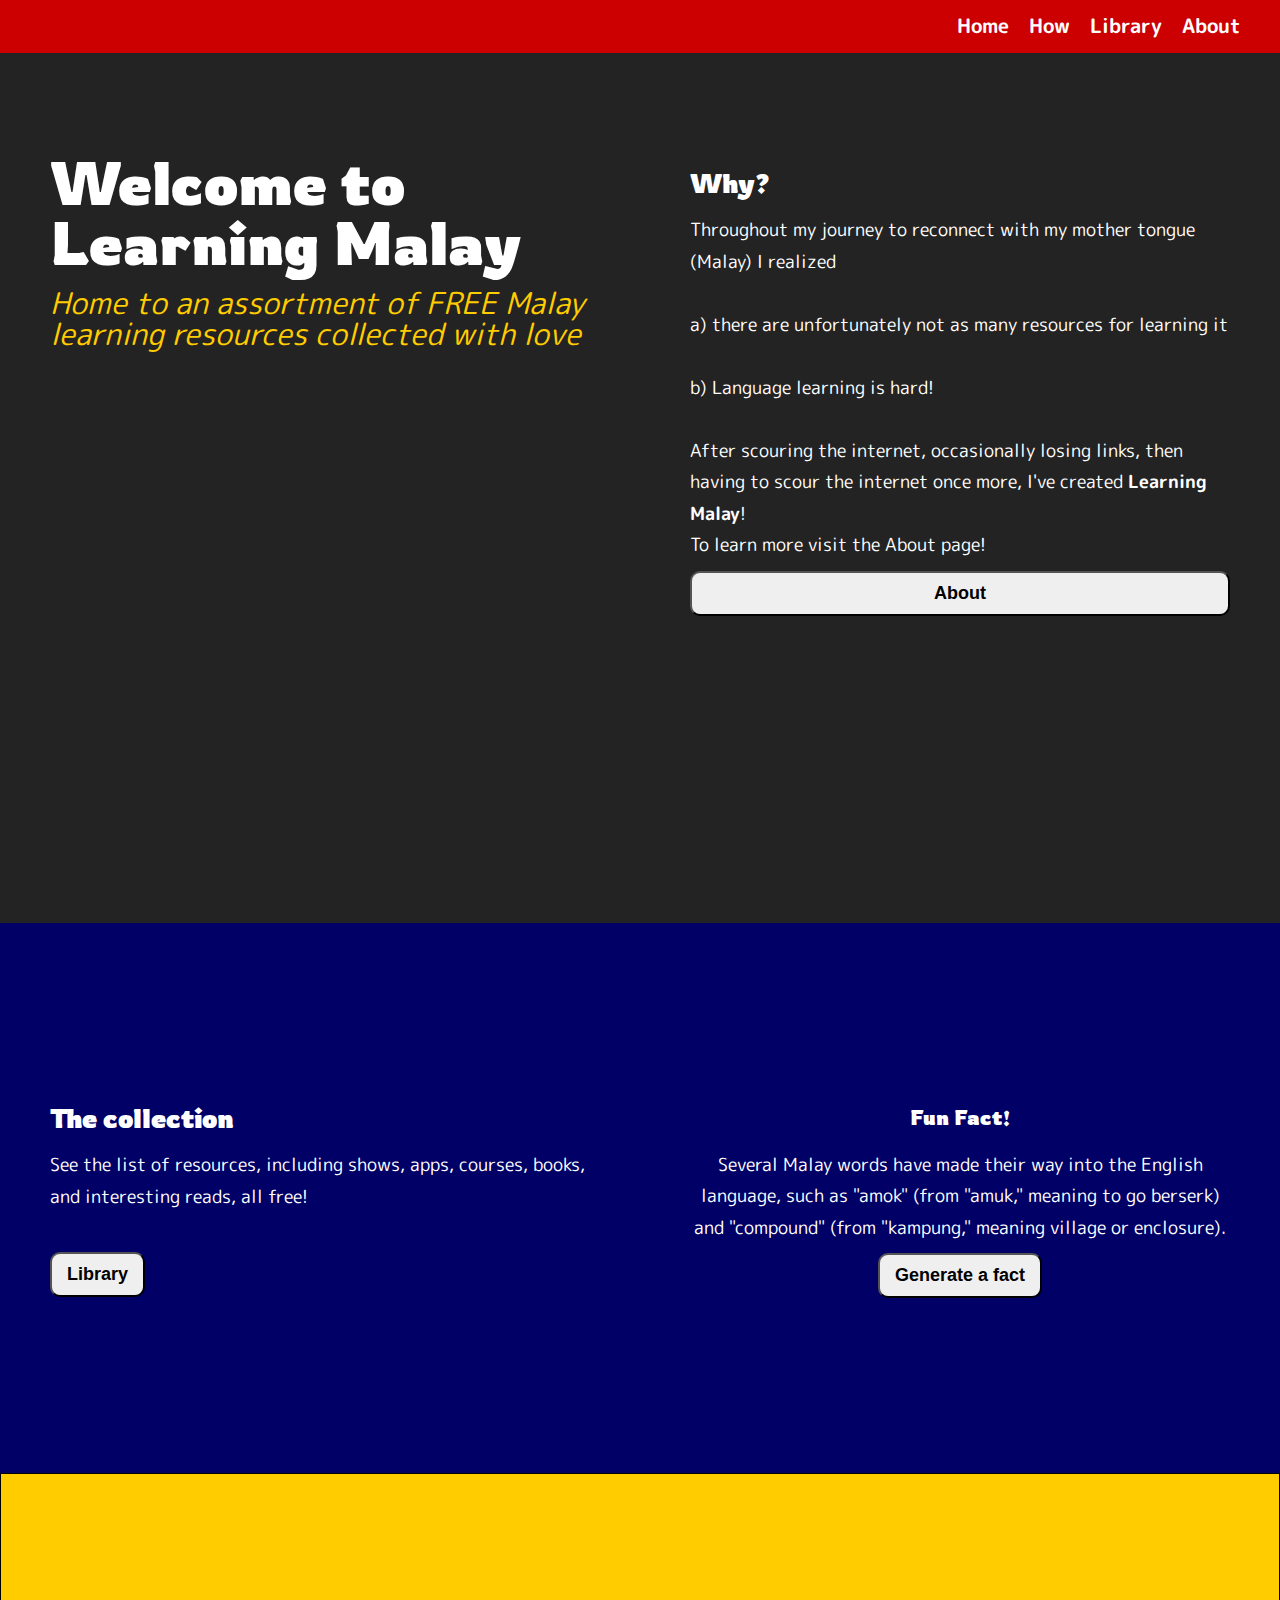
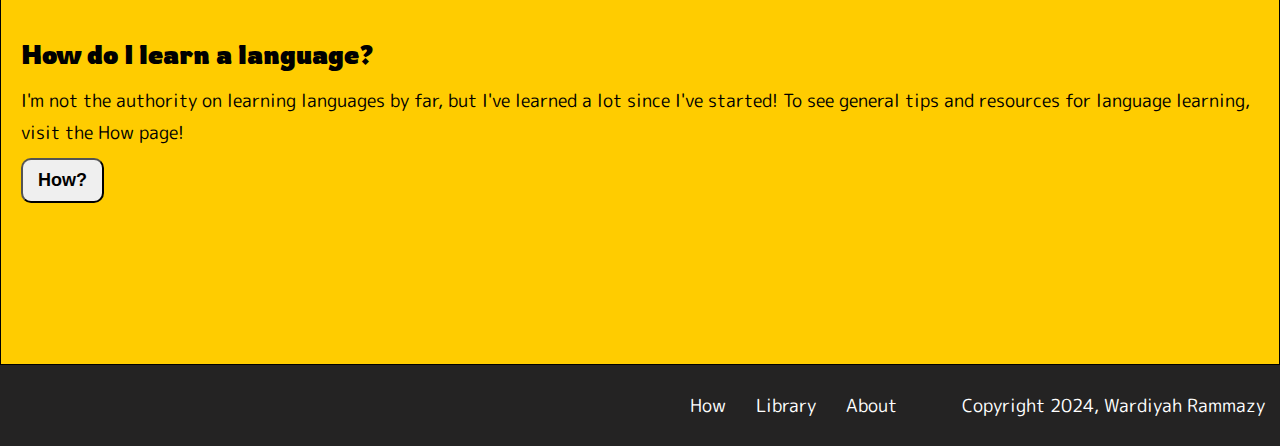
<file: index.html>
<!DOCTYPE html>
<html lang="en">
<head>
    <meta charset="UTF-8">
    <meta name="viewport" content="width=device-width, initial-scale=1.0">
    <link rel="stylesheet" href="./style.css">
    <link rel="shortcut icon" type="image/x-icon" href="malaysia.ico">
    <title>Learning Malay | Home</title>
</head>
<body>
    <header>
        <nav>
            <ul>
                <li><a href="./index.html">Home</a></li>
                <li><a href="./how.html">How</a></li>
                <li><a href="./library.html">Library</a></li>
                <li><a href="./about.html">About</a></li>
            </ul>
        </nav>
    </header>
    
    <main class="home-main">
        <div class="intro">
            <h1>Welcome to Learning Malay</h1>
            <p class="subheading">Home to an assortment of FREE Malay learning resources collected with love</p>
            
        </div>
        <div class="home-about">
            <h2>Why?</h2>
            <p>Throughout my journey to reconnect with my mother tongue (Malay) I realized</p>
            <br>
            <p>a) there are unfortunately not as many resources for learning it</p>
            <br>
            <p>b) Language learning is hard!</p>
            <br>
            <p>
            After scouring the internet, occasionally losing links, then having to scour the internet once more, I've created <strong>Learning Malay</strong>!</p>
            <p>To learn more visit the About page!</p>
            <a href="./about.html"><button>About</button></a>
        </div>
        <div class="home-library">
            <h2>The collection</h2>
            <p>See the list of resources, including shows, apps, courses, books, and interesting reads, all free!</p>
            <a href="./library.html"><button>Library</button></a>
            
        </div>
        <div class="random-fact">
            <h3>Fun Fact!</h3>
            <p class="random"></p>
            <button class="randomBtn">
                Generate a fact
            </button>
        </div>
        <div class="home-learn">
            <h2>How do I learn a language?</h2>
            <p>I'm not the authority on learning languages by far, but I've learned a lot since I've started! To see general tips and resources for language learning, visit the How page!</p>
            <a href="./how.html"><button>How?</button></a>
        
        </div>
        
    </main>
    <footer>
        <ul>
            <li><a href="./how.html">How</a></li>
            <li><a href="./library.html">Library</a></li>
            <li><a href="./about.html">About</a></li>
        </ul>
        <p>Copyright 2024, Wardiyah Rammazy</p>
    </footer>
    <script src="./facts.js"></script>
</body>
</html>
</file>
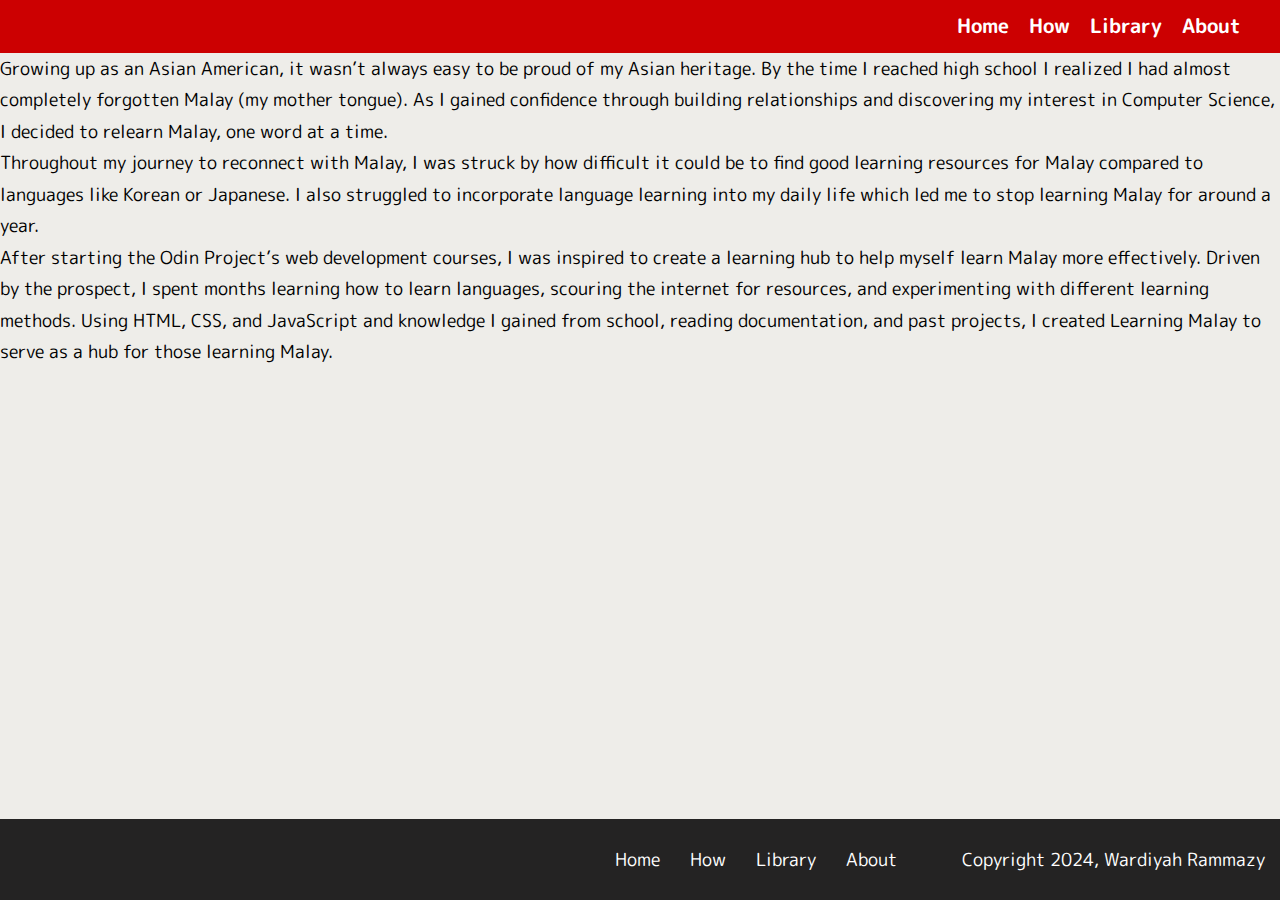
<file: about.html>
<!DOCTYPE html>
<html lang="en">
<head>
    <meta charset="UTF-8">
    <meta name="viewport" content="width=device-width, initial-scale=1.0">
    <link rel="stylesheet" href="./style.css">
    
    <link rel="shortcut icon" type="image/x-icon" href="malaysia.ico">
    <title>About</title>
</head>
<body>
    <header>
        <nav>
            <ul>
                <li><a href="./index.html">Home</a></li>
                <li><a href="./how.html">How</a></li>
                <li><a href="./library.html">Library</a></li>
                <li><a href="./about.html">About</a></li>
            </ul>
        </nav>
    </header>
    
    <main>
        <p>Growing up as an Asian American, it wasn’t always easy to be proud of my Asian heritage. By the time I reached high school I realized I had almost completely forgotten Malay (my mother tongue). As I gained confidence through building relationships and discovering my interest in Computer Science, I decided to relearn Malay, one word at a time.</p>
        <p>Throughout my journey to reconnect with Malay, I was struck by how difficult it could be to find good learning resources for Malay compared to languages like Korean or Japanese. I also struggled to incorporate language learning into my daily life which led me to stop learning Malay for around a year.</p>
        <p>After starting the Odin Project’s web development courses, I was inspired to create a learning hub to help myself learn Malay more effectively. Driven by the prospect, I spent months learning how to learn languages, scouring the internet for resources, and experimenting with different learning methods. Using HTML, CSS, and JavaScript and knowledge I gained from school, reading documentation, and past projects, I created Learning Malay to serve as a hub for those learning Malay.</p>
    </main>
    <footer>
        <ul>
            <li><a href="./index.html">Home</a></li>
            <li><a href="./how.html">How</a></li>
            <li><a href="./library.html">Library</a></li>
            <li><a href="./about.html">About</a></li>
        </ul>
        <p>Copyright 2024, Wardiyah Rammazy</p>
    </footer>
</body>
</html>
</file>
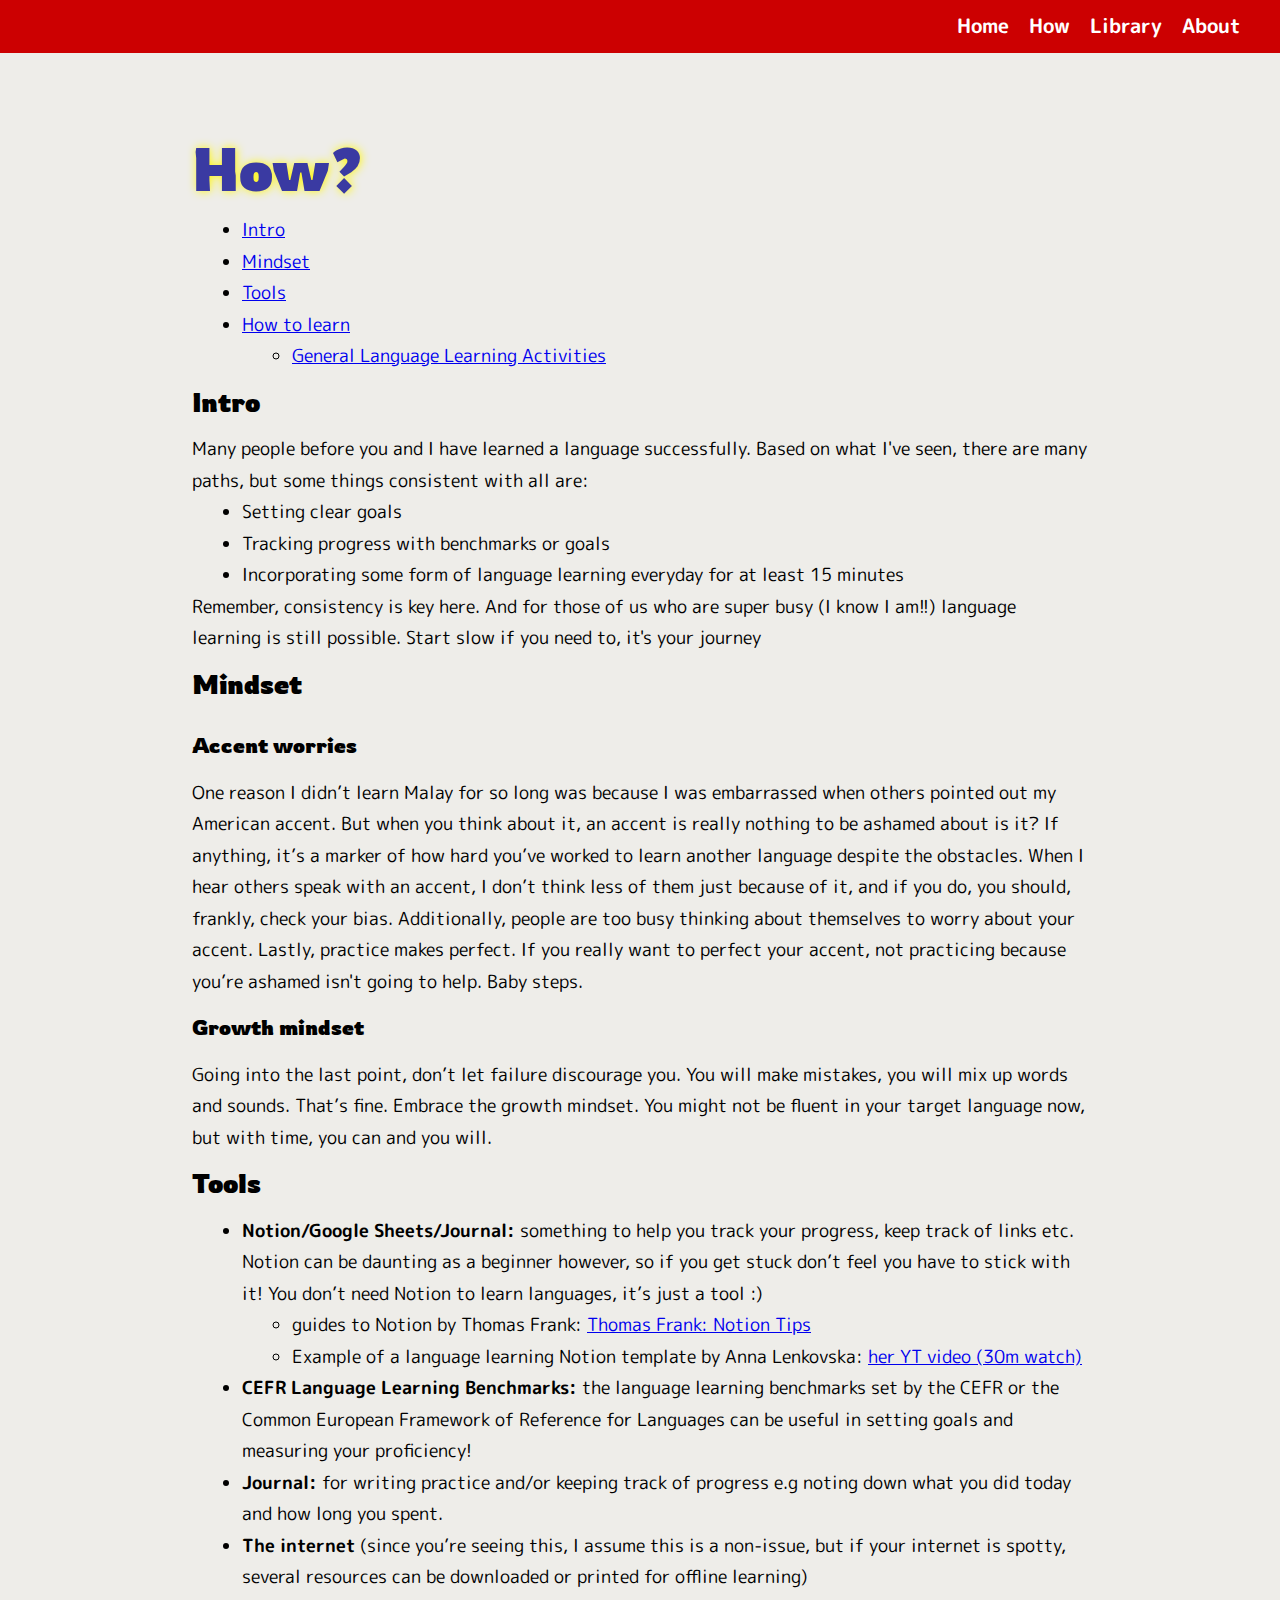
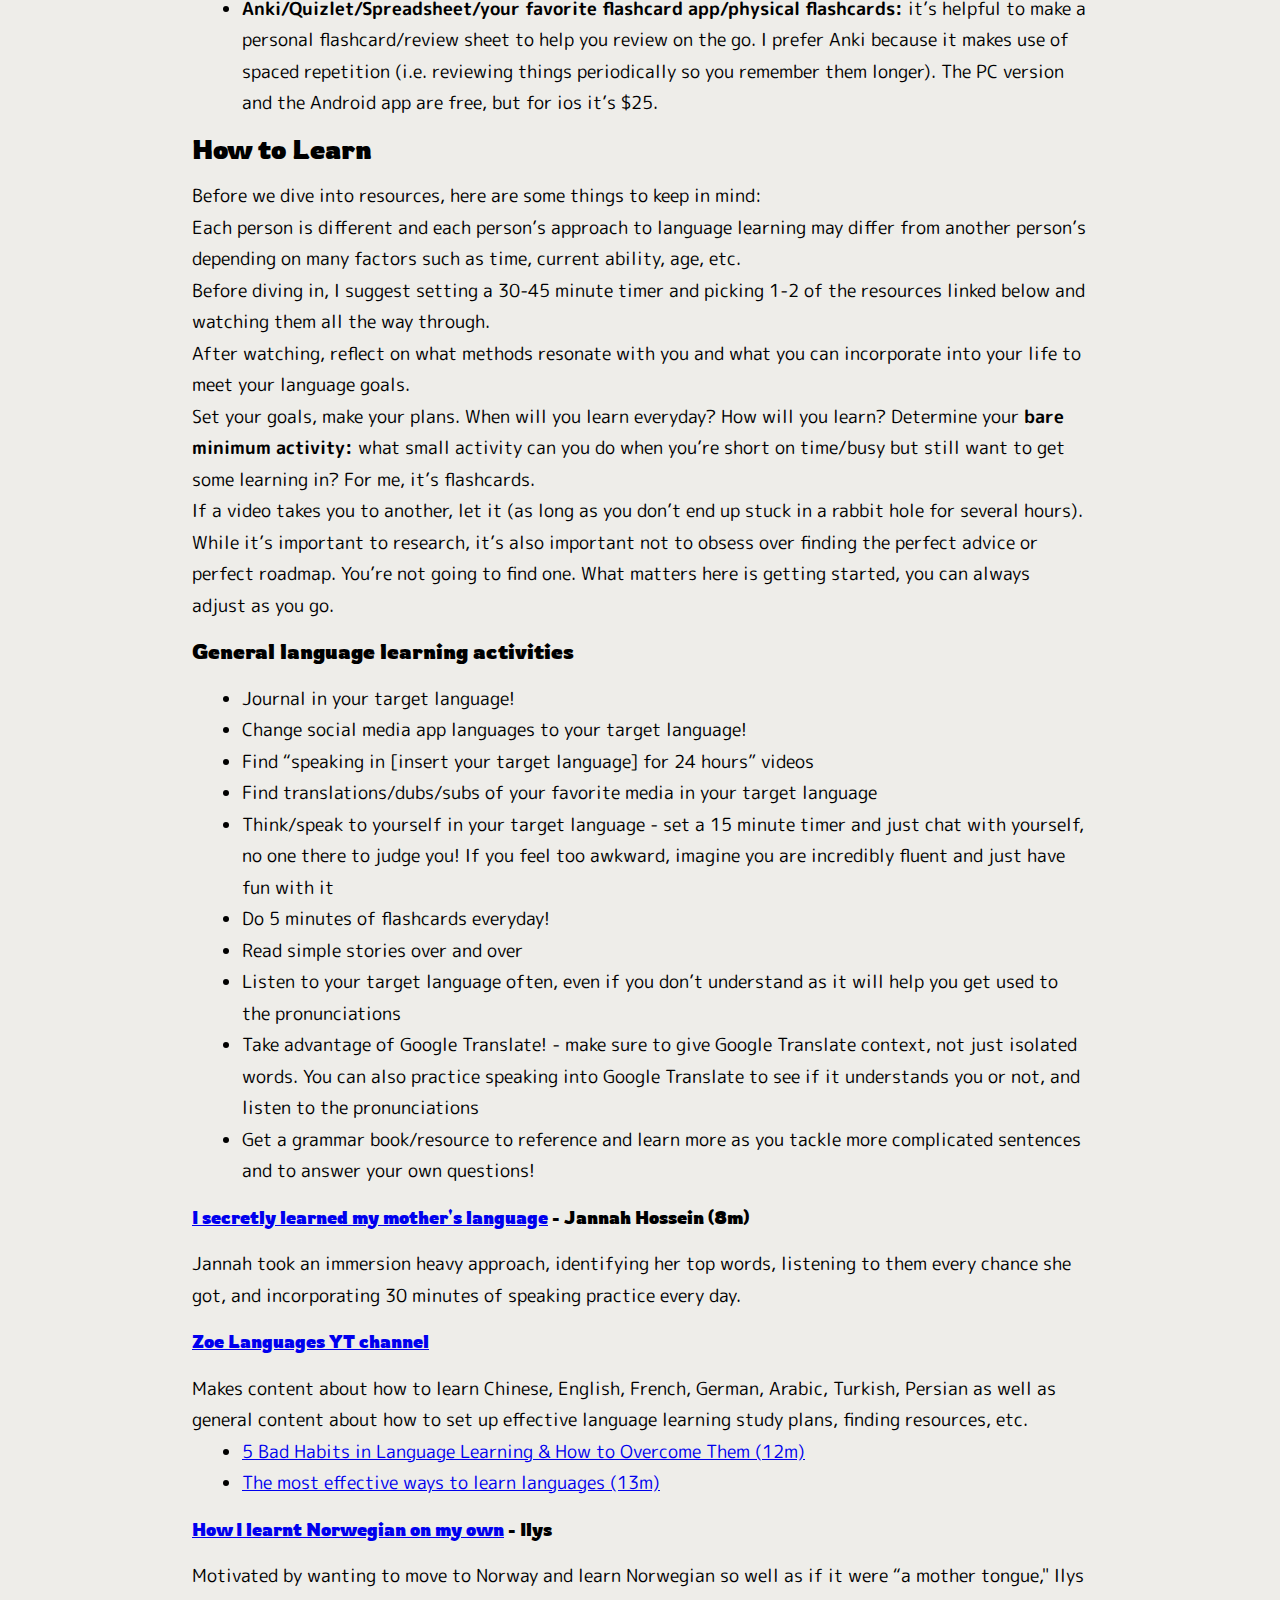
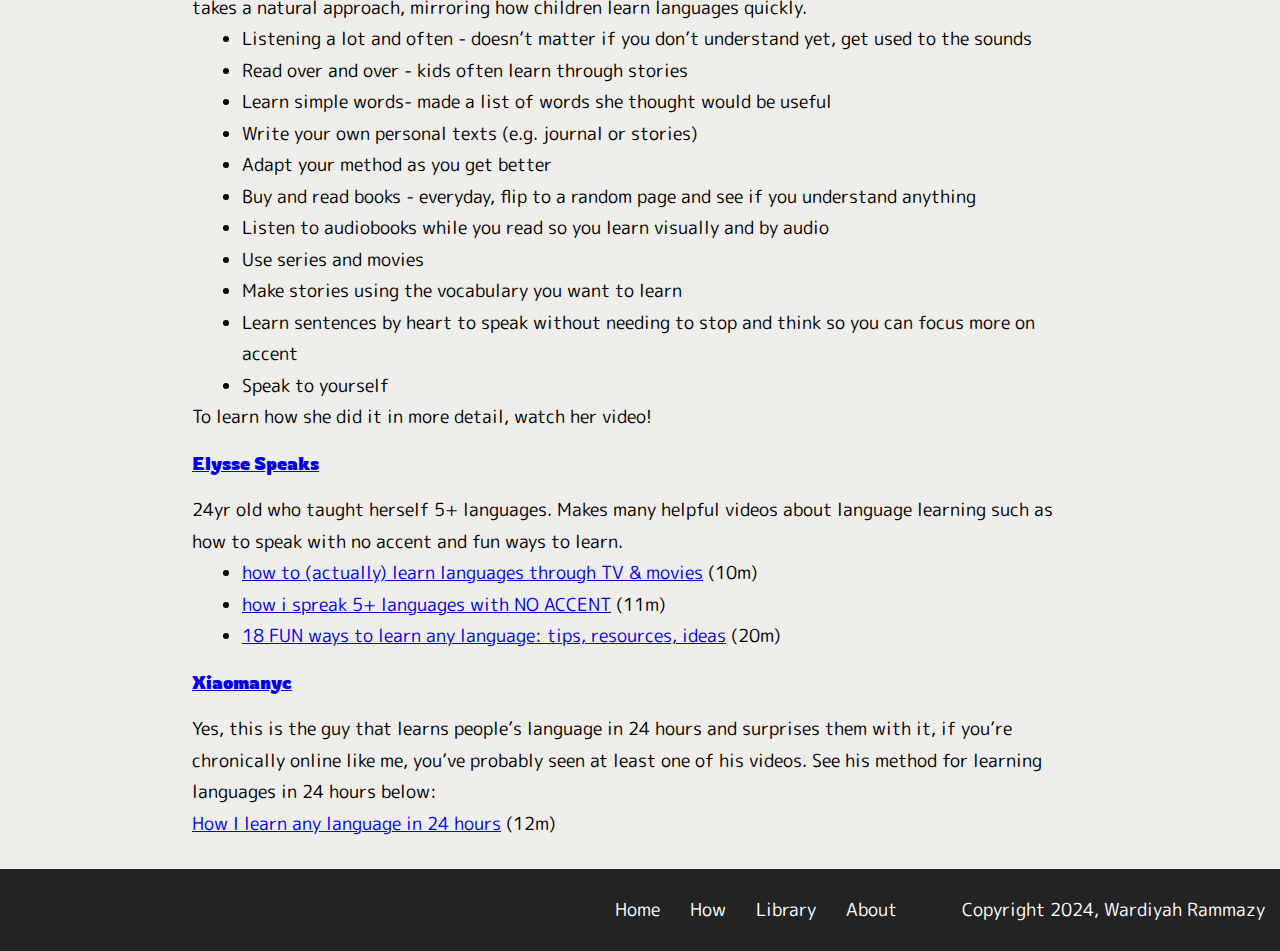
<file: how.html>
<!DOCTYPE html>
<html lang="en">
<head>
    <meta charset="UTF-8">
    <meta name="viewport" content="width=device-width, initial-scale=1.0">
    <link rel="stylesheet" href="./style.css">
    
    <link rel="shortcut icon" type="image/x-icon" href="malaysia.ico">
    <title>How?</title>
</head>
<body>
    <header>
        <nav>
            <ul>
                <li><a href="./index.html">Home</a></li>
                <li><a href="./how.html">How</a></li>
                <li><a href="./library.html">Library</a></li>
                <li><a href="./about.html">About</a></li>
            </ul>
        </nav>
    </header>
    
    <main class="how-main">
        <h1>How?</h1>
        <ul class="how-tbc">
            <li><a href="#intro-tbc">Intro</a></li>
            <li><a href="#mindset-tbc">Mindset</a></li>
            <li><a href="#tools-tbc">Tools</a></li>
            <li><a href="resources-tbc">How to learn</a></li>
            <ul>
                <li><a href="#general-activities">General Language Learning Activities</a></li>
            </ul>
        </ul>
        <h2 id="intro-tbc">Intro</h2>
        <p>Many people before you and I have learned a language successfully. Based on what I've seen, there are many paths, but some things consistent with all are:</p>
        <ul>
            <li>Setting clear goals</li>
            <li>Tracking progress with benchmarks or goals</li>
            <li>Incorporating some form of language learning everyday for at least 15 minutes</li>
        </ul>
        <p>Remember, consistency is key here. And for those of us who are super busy (I know I am!!) language learning is still possible. Start slow if you need to, it's your journey</p>
        <h2 id="mindset-tbc">Mindset</h2>
        <h3>Accent worries</h3>
        <p>One reason I didn’t learn Malay for so long was because I was embarrassed when others pointed out my American accent. But when you think about it, an accent is really nothing to be ashamed about is it? If anything, it’s a marker of how hard you’ve worked to learn another language despite the obstacles. When I hear others speak with an accent, I don’t think less of them just because of it, and if you do, you should, frankly, check your bias. Additionally, people are too busy thinking about themselves to worry about your accent. Lastly, practice makes perfect. If you really want to perfect your accent, not practicing because you’re ashamed isn't going to help. Baby steps.
        </p>
        <h3>Growth mindset</h3>
        <p>
            Going into the last point, don’t let failure discourage you. You will make mistakes, you will mix up words and sounds. That’s fine. Embrace the growth mindset. You might not be fluent in your target language now, but with time, you can and you will.

        </p>
        <h2 id="tools-tbc">Tools</h2>
        <ul>
            <li><strong>Notion/Google Sheets/Journal: </strong>something to help you track your progress, keep track of links etc. Notion can be daunting as a beginner however, so if you get stuck don’t feel you have to stick with it! You don’t need Notion to learn languages, it’s just a tool :)</li>
            <ul>
                <li>guides to Notion by Thomas Frank: <a href="https://thomasjfrank.com/notion/"> Thomas Frank: Notion Tips</a></li>
                <li>Example of a language learning Notion template by Anna Lenkovska: <a href="https://www.youtube.com/watch?v=D5PagP6svfg">her YT video (30m watch)</a></li>
            </ul>
            <li><strong>CEFR Language Learning Benchmarks: </strong> the language learning benchmarks set by the CEFR or the Common European Framework of Reference for Languages can be useful in setting goals and measuring your proficiency!</li>
            <li><strong>Journal: </strong> for writing practice and/or keeping track of progress e.g noting down what you did today and how long you spent.</li>
            <li><strong>The internet</strong> (since you’re seeing this, I assume this is a non-issue, but if your internet is spotty, several resources can be downloaded or printed for offline learning)
            </li>
            <li><strong>Anki/Quizlet/Spreadsheet/your favorite flashcard app/physical flashcards: </strong>it’s helpful to make a personal flashcard/review sheet to help you review on the go. I prefer Anki because it makes use of spaced repetition (i.e. reviewing things periodically so you remember them longer). The PC version and the Android app are free, but for ios it’s $25.
            </li>
        </ul>
        <h2 id="resources-tbc">How to Learn</h2>
        <div class="how-learnoverview">
            <p>Before we dive into resources, here are some things to keep in mind:</p>
            <p>
                Each person is different and each person’s approach to language learning may differ from another person’s depending on many factors such as time, current ability, age, etc.
            </p>
            <p>
                Before diving in, I suggest setting a 30-45 minute timer and picking 1-2 of the resources linked below and watching them all the way through. 
            </p>
            <p>
                After watching, reflect on what methods resonate with you and what you can incorporate into your life to meet your language goals. 
            </p>
            <p>
                Set your goals, make your plans. When will you learn everyday? How will you learn? Determine your <strong>bare minimum activity:</strong> what small activity can you do when you’re short on time/busy but still want to get some learning in? For me, it’s flashcards.

            </p>
            <p>
                If a video takes you to another, let it (as long as you don’t end up stuck in a rabbit hole for several hours). While it’s important to research, it’s also important not to obsess over finding the perfect advice or perfect roadmap. You’re not going to find one. What matters here is getting started, you can always adjust as you go.
            </p>
        </div>
        
        <h3 id="general-activities">General language learning activities</h3>
        <ul>
            <li>Journal in your target language!</li>
            <li>Change social media app languages to your target language!</li>
            <li>Find “speaking in [insert your target language] for 24 hours” videos
            </li>
            <li>Find translations/dubs/subs of your favorite media in your target language
            </li>
            <li>Think/speak to yourself in your target language - set a 15 minute timer and just chat with yourself, no one there to judge you! If you feel too awkward, imagine you are incredibly fluent and just have fun with it
            </li>
            <li>Do 5 minutes of flashcards everyday!</li>
            <li>Read simple stories over and over</li>
            <li>Listen to your target language often, even if you don’t understand as it will help you get used to the pronunciations
            </li>
            <li>Take advantage of Google Translate! - make sure to give Google Translate context, not just isolated words. You can also practice speaking into Google Translate to see if it understands you or not, and listen to the pronunciations</li>
            <li>Get a grammar book/resource to reference and learn more as you tackle more complicated sentences and to answer your own questions!
            </li>
        </ul>
        <div class="resources">
            <div class="resource">
                <h4><a href="https://www.youtube.com/watch?v=wPJ0avBurdQ">I secretly learned my mother's language</a> - Jannah Hossein (8m)</h4>
                <div class="description">
                    <p>Jannah took an immersion heavy approach, identifying her top words, listening to them every chance she got, and incorporating 30 minutes of speaking practice every day.</p>
                </div>
            </div>
            <div class="resource">
                <h4><a href="https://www.youtube.com/@zoe.languages">Zoe Languages YT channel</a></h4>
                <div class="description">
                    <p>
                        Makes content about how to learn Chinese, English, French, German, Arabic, Turkish, Persian as well as general content about how to set up effective language learning study plans, finding resources, etc.
                    </p>
                    <ul>
                       <li><a href="https://www.youtube.com/watch?v=T-7lA9XhhMA">5 Bad Habits in Language Learning & How to Overcome Them (12m)</a></li> 
                       <li><a href="https://www.youtube.com/watch?v=GQlnOotgCyY">The most effective ways to learn languages (13m)</a></li>
                    </ul>
                </div>
                
            </div>
            <div class="resource">
                <h4><a href="https://www.youtube.com/watch?v=uWQYqcFX8JE">How I learnt Norwegian on my own</a> - Ilys</h4>
                <div class="description">
                    <p>
                        Motivated by wanting to move to Norway and learn Norwegian so well as if it were “a mother tongue," Ilys takes a natural approach, mirroring how children learn languages quickly.
                    </p>
                    <ul>
                        <li>Listening a lot and often - doesn’t matter if you don’t understand yet, get used to the sounds</li>
                        <li>Read over and over - kids often learn through stories
                        </li>
                        <li>Learn simple words- made a list of words she thought would be useful
                        </li>
                        <li>Write your own personal texts (e.g. journal or stories)</li>
                        <li>Adapt your method as you get better
                        </li>
                        <li>Buy and read books - everyday, flip to a random page and see if you understand anything
                        </li>
                        <li>Listen to audiobooks while you read so you learn visually and by audio</li>
                        <li>Use series and movies</li>
                        <li>Make stories using the vocabulary you want to learn
                        </li>
                        <li>Learn sentences by heart to speak without needing to stop and think so you can focus more on accent
                        </li>
                        <li>Speak to yourself</li>
                    </ul>
                    <p>To learn how she did it in more detail, watch her video!
                    </p>
                </div>
                
            </div>
            <div class="resource">
                <h4><a href="https://www.youtube.com/@elyssespeaks">Elysse Speaks</a></h4>
                <div class="description">
                    <p>24yr old who taught herself 5+ languages. Makes many helpful videos about language learning such as how to speak with no accent and fun ways to learn.</p>
                    <ul>
                        <li><a href="https://www.youtube.com/watch?v=9xXjI6gI3nk">how to (actually) learn languages through TV & movies</a> (10m)</li>
                        <li><a href="https://www.youtube.com/watch?v=0JVme6FV23U">how i spreak 5+ languages with NO ACCENT</a> (11m)</li>
                        <li><a href="https://www.youtube.com/watch?v=m9NRFYlq07U">18 FUN ways to learn any language: tips, resources, ideas</a> (20m)</li>
                    </ul>
                </div>
                
            </div>
            <div class="resource">
                <h4><a href="https://www.youtube.com/@xiaomanyc">Xiaomanyc</a></h4>
                <div class="description">
                    <p>Yes, this is the guy that learns people’s language in 24 hours and surprises them with it, if you’re chronically online like me, you’ve probably seen at least one of his videos. See his method for learning languages in 24 hours below:
                    </p>
                    <p><a href="https://www.youtube.com/watch?v=r3wiEHX8QdU">How I learn any language in 24 hours</a> (12m)</p>
                </div>
                
            </div>
        </div>
    </main>
    <footer>
        <ul>
            <li><a href="./index.html">Home</a></li>
            <li><a href="./how.html">How</a></li>
            <li><a href="./library.html">Library</a></li>
            <li><a href="./about.html">About</a></li>
        </ul>
        <p>Copyright 2024, Wardiyah Rammazy</p>
    </footer>
</body>
</html>
</file>
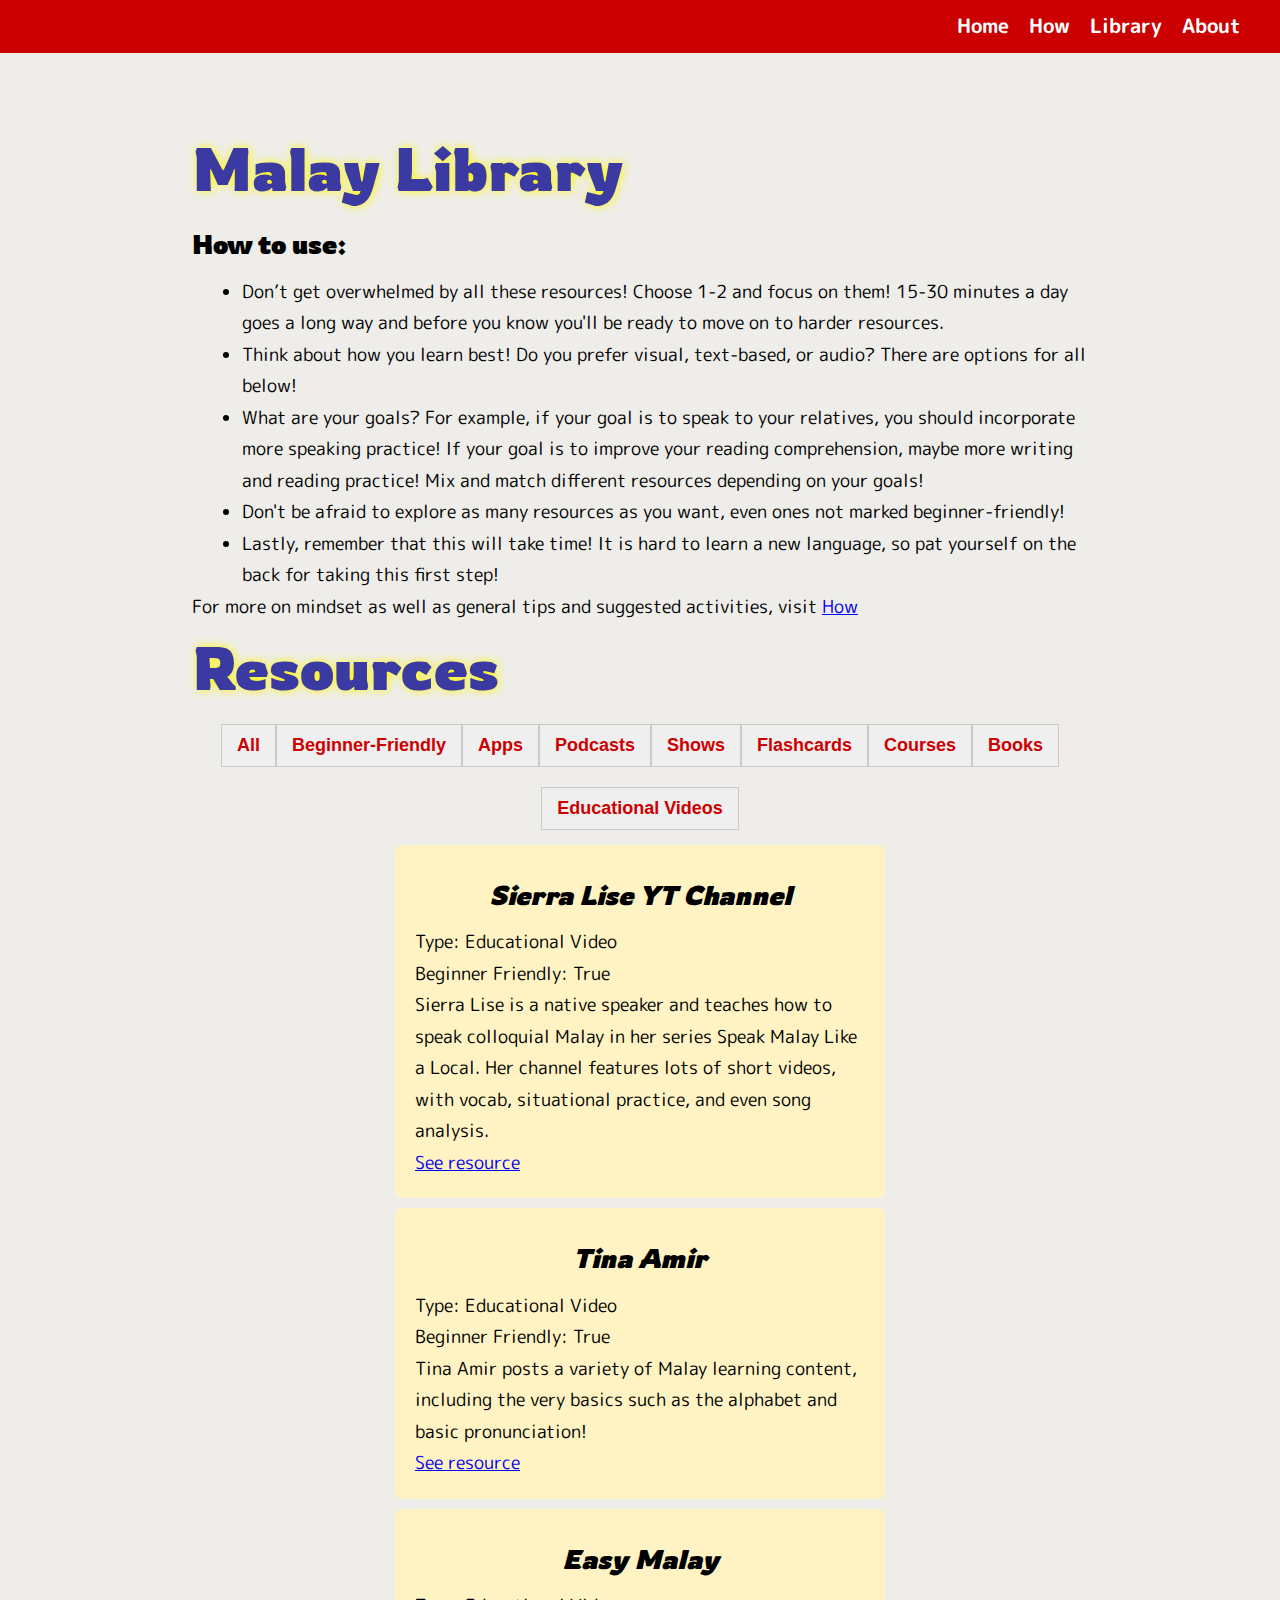
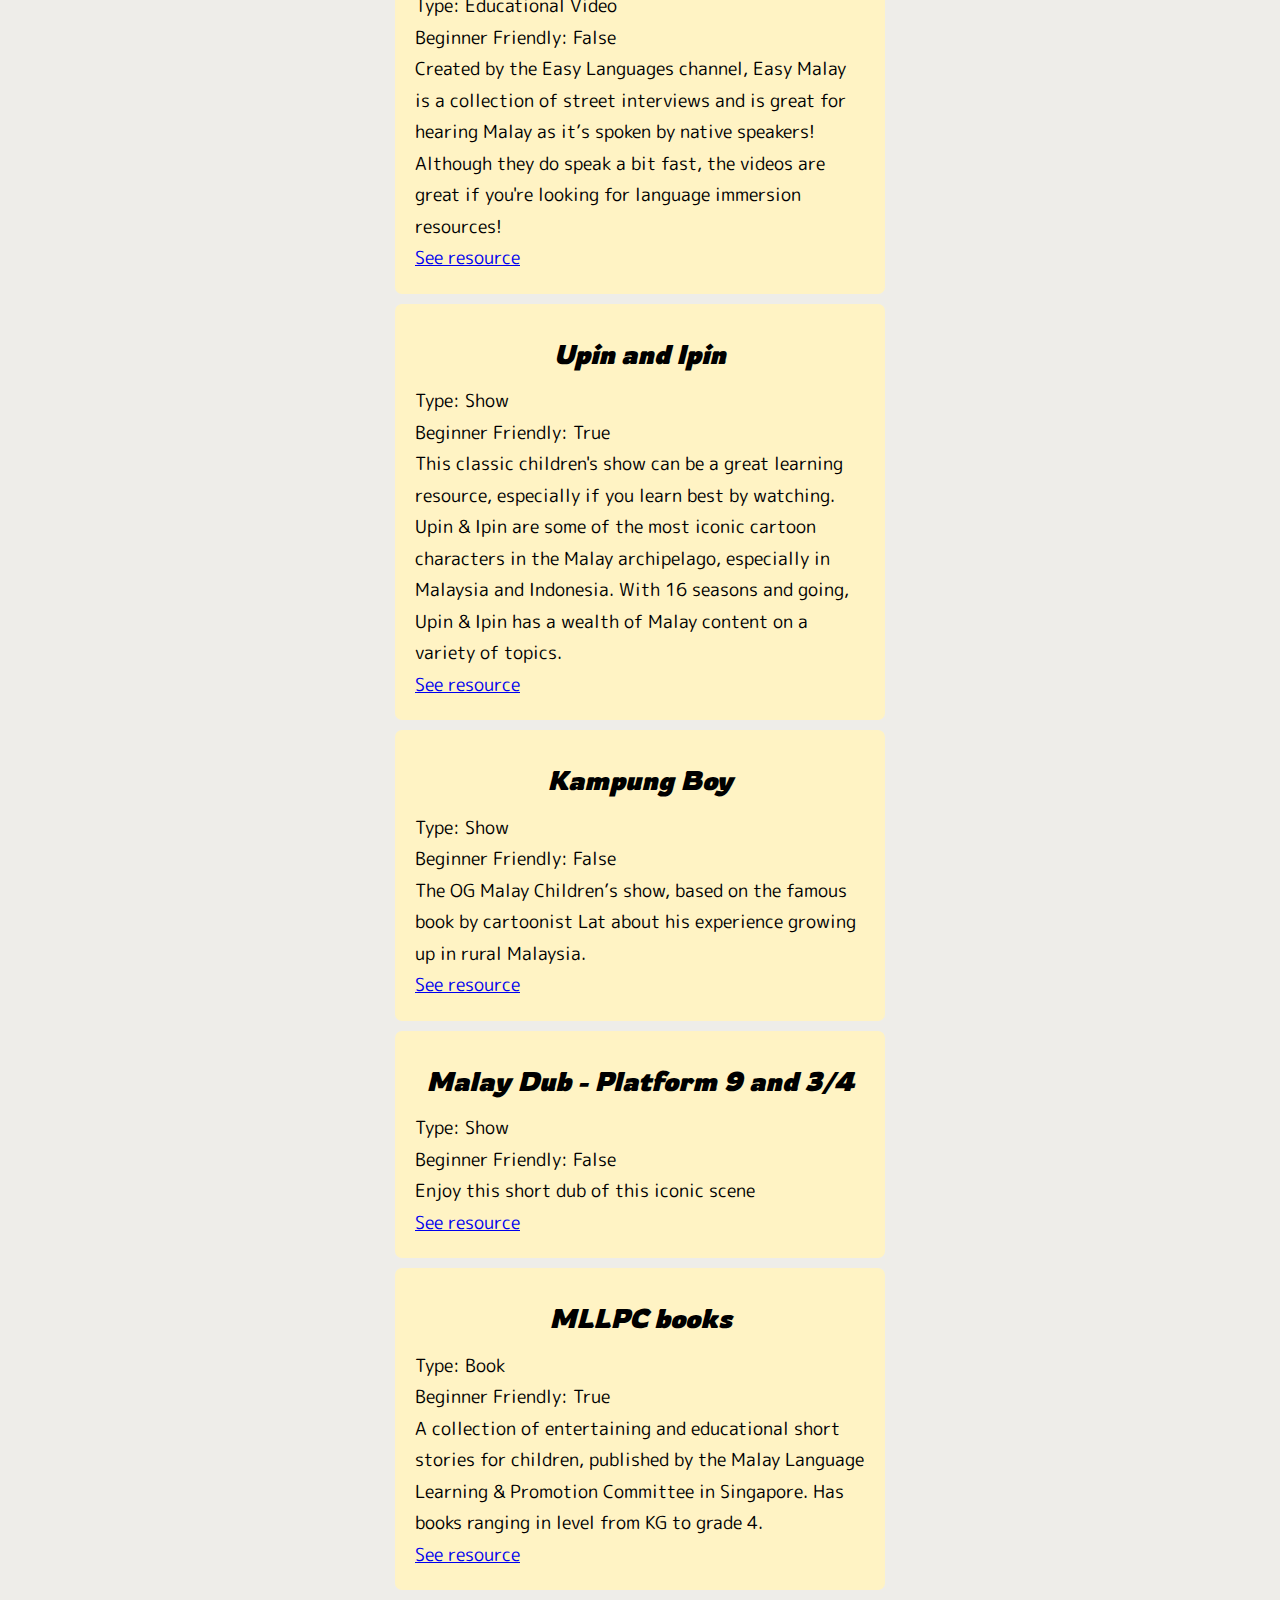
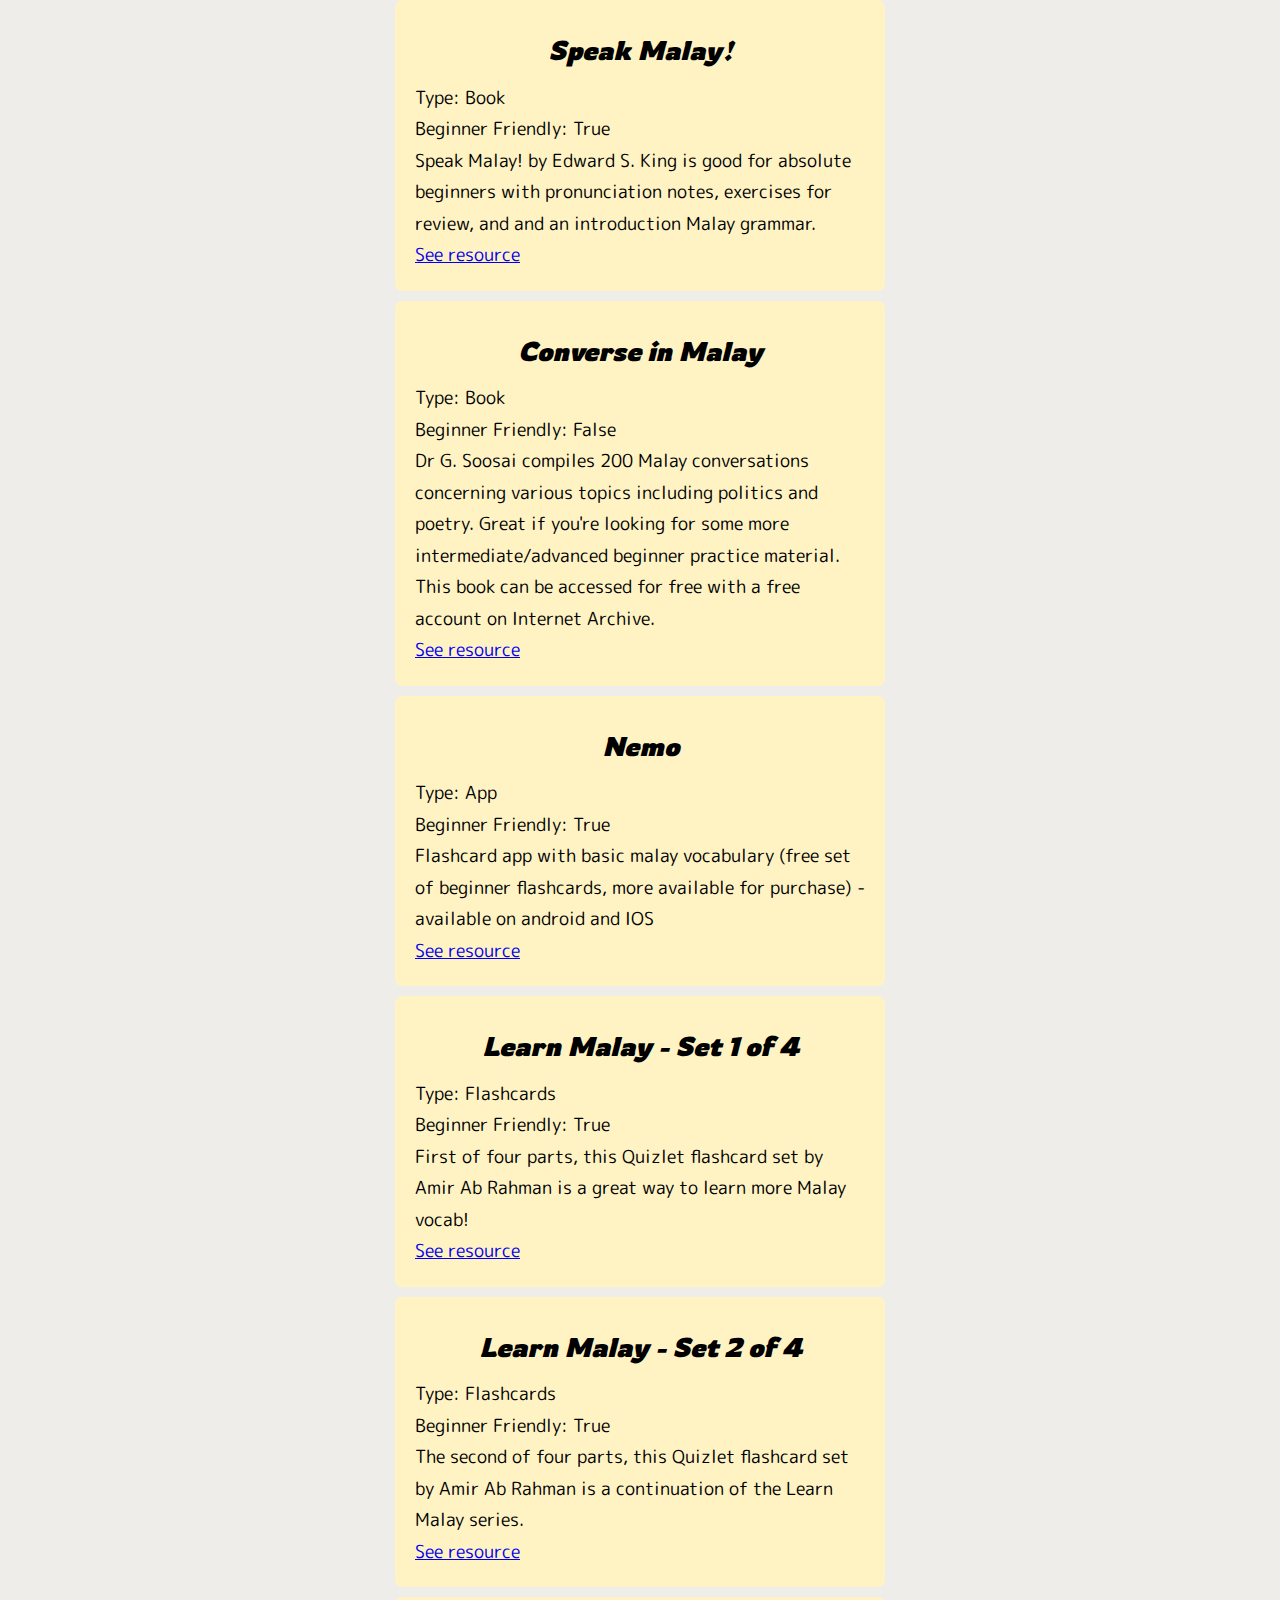
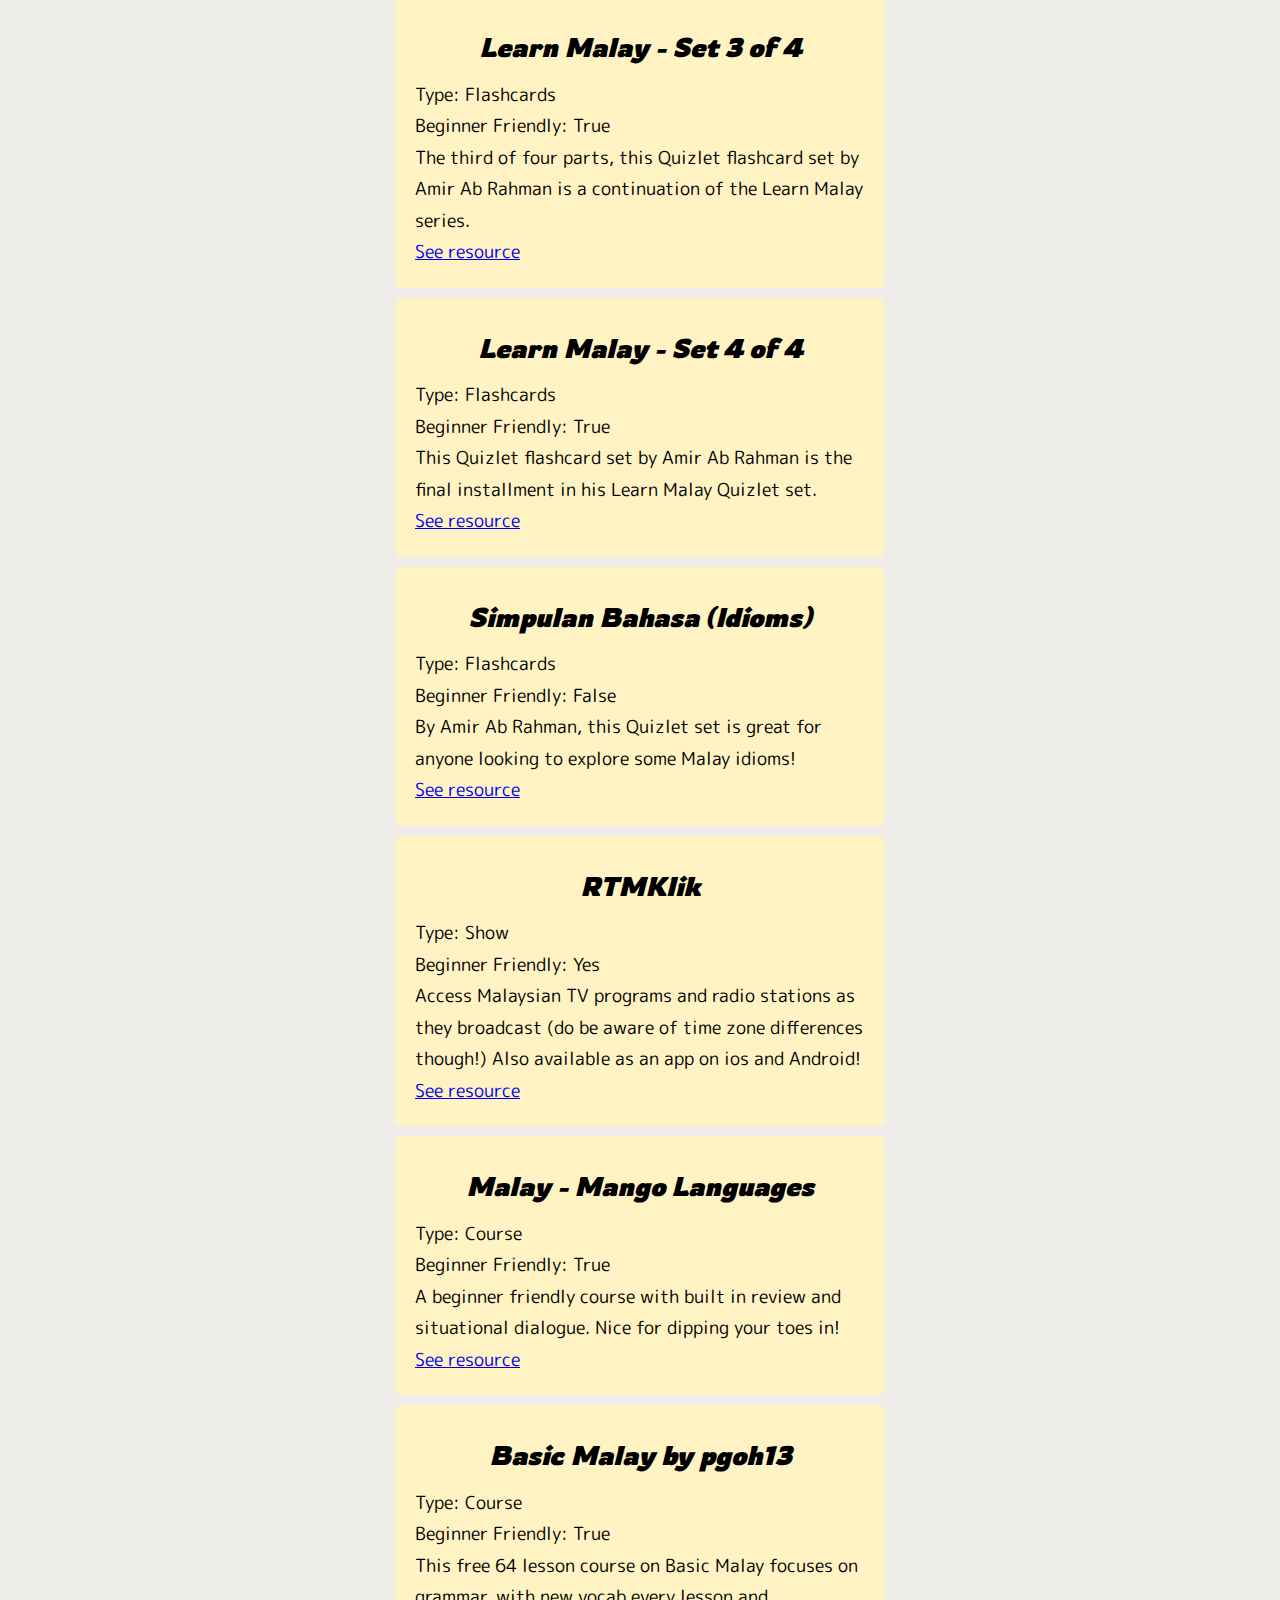
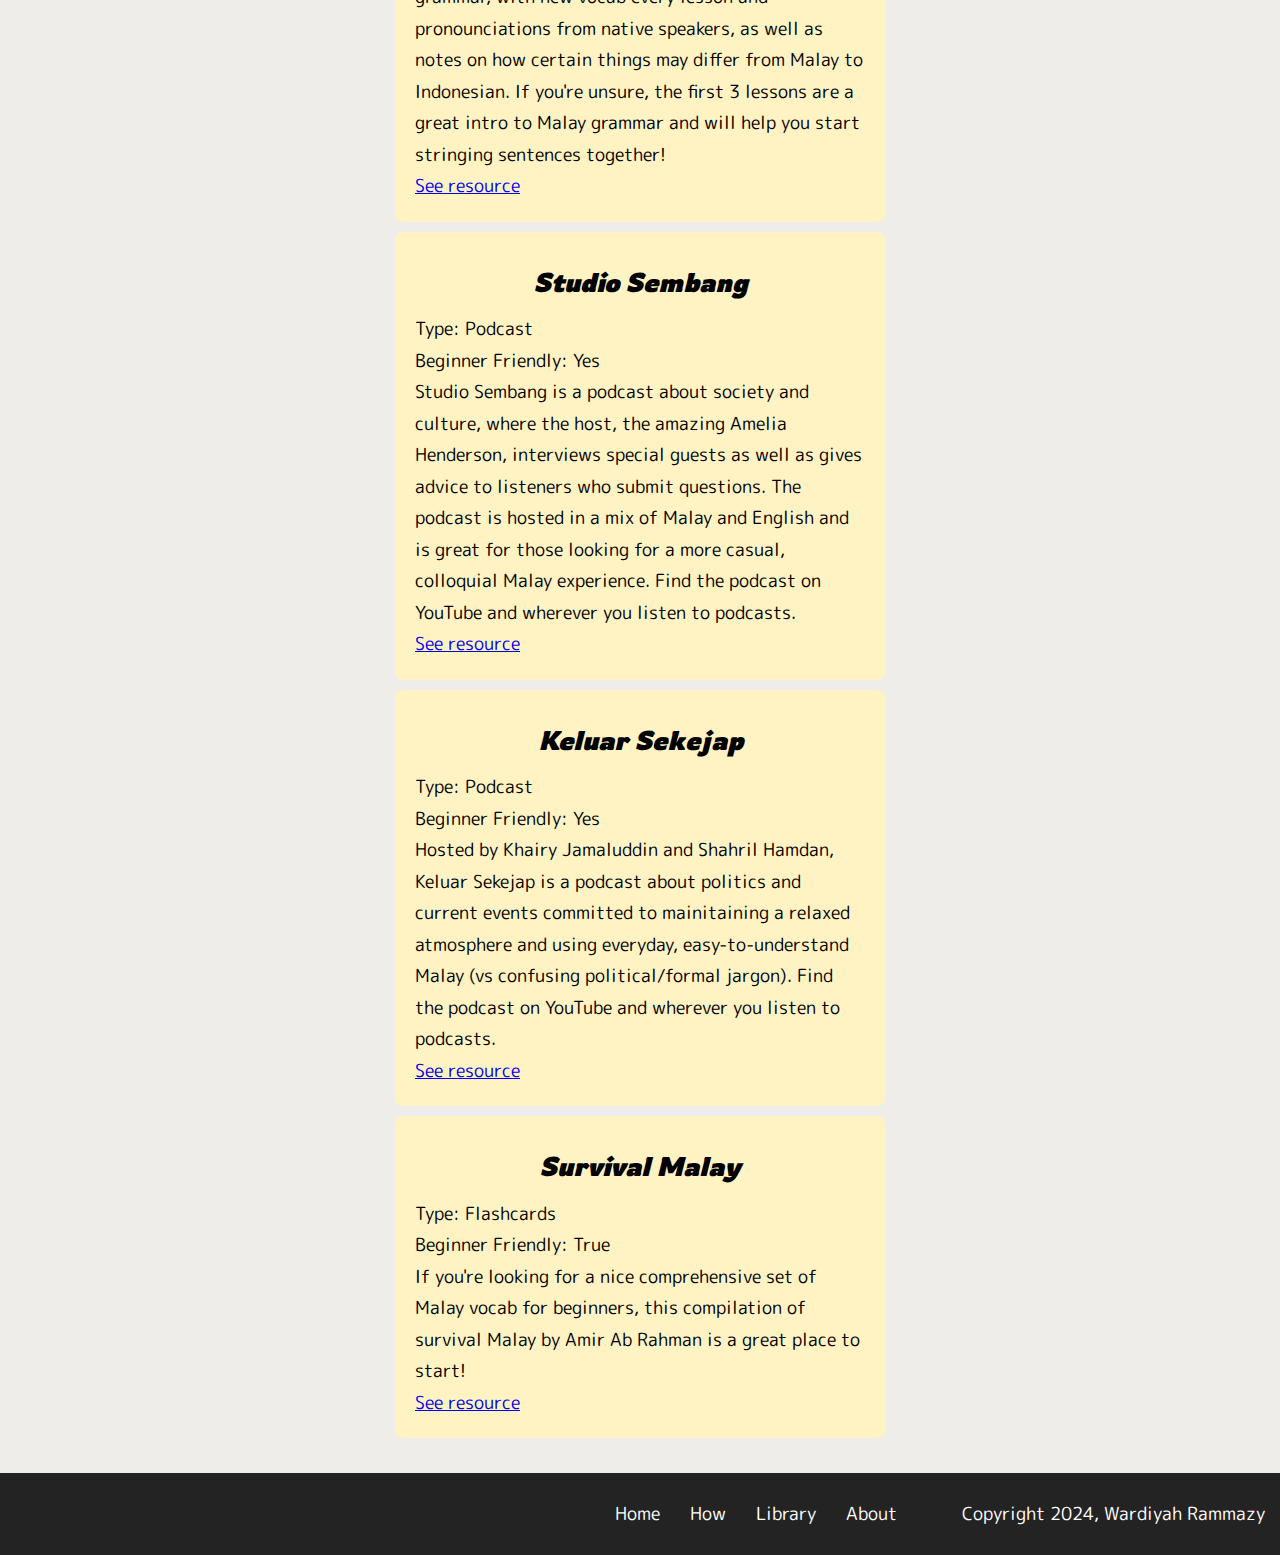
<file: library.html>
<!DOCTYPE html>
<html lang="en">
<head>
    <meta charset="UTF-8">
    <meta name="viewport" content="width=device-width, initial-scale=1.0">
    <link rel="stylesheet" href="./style.css">
    <link rel="shortcut icon" type="image/x-icon" href="malaysia.ico">
    <title>Library</title>
</head>
<body>
    <header>
        <nav>
            <ul>
                <li><a href="./index.html">Home</a></li>
                <li><a href="./how.html">How</a></li>
                <li><a href="./library.html">Library</a></li>
                <li><a href="./about.html">About</a></li>
            </ul>
        </nav>
    </header>
    
    <main class="library-main">
        <h1>Malay Library</h1>
        <div class="library-overview">
            <h2>How to use:</h2>
            <ul>
                <li>Don’t get overwhelmed by all these resources! Choose 1-2 and focus on them! 15-30 minutes a day goes a long way and before you know you'll be ready to move on to harder resources.
                </li>
                <li>Think about how you learn best! Do you prefer visual, text-based, or audio? There are options for all below!
                </li>
                <li>What are your goals? For example, if your goal is to speak to your relatives, you should incorporate more speaking practice! If your goal is to improve your reading comprehension, maybe more writing and reading practice! Mix and match different resources depending on your goals!</li>
                <li>Don't be afraid to explore as many resources as you want, even ones not marked beginner-friendly!</li>
                <li>Lastly, remember that this will take time! It is hard to learn a new language, so pat yourself on the back for taking this first step!</li>
            </ul>
            <p>For more on mindset as well as general tips and suggested activities, visit <a href="./how.html">How</a></p>
        </div>
        <h1>Resources</h1>
        <div id="button-container">
            <button id="showAll">All</button>
            <button id="beginner">Beginner-Friendly</button>
            <button id="apps">Apps</button>
            <button id="podcasts">Podcasts</button>
            <button id="shows">Shows</button>
            <button id="flashcards">Flashcards</button>
            <button id="courses">Courses</button>
            <button id="books">Books</button>
            <button id="ed_videos">Educational Videos</button>
        </div>
        <div id="resources-container">
            
        </div>
    </main>
    <footer>
        <ul>
            <li><a href="./index.html">Home</a></li>
            <li><a href="./how.html">How</a></li>
            <li><a href="./library.html">Library</a></li>
            <li><a href="./about.html">About</a></li>
        </ul>
        <p>Copyright 2024, Wardiyah Rammazy</p>
    </footer>
    <script type="module" src="./library.js"></script>
</body>
</html>
</file>
<file: style.css>
@import url('https://fonts.googleapis.com/css2?family=Rowdies:wght@300;400;700&display=swap');
@import url('https://fonts.googleapis.com/css2?family=M+PLUS+Rounded+1c&family=Rowdies:wght@300;400;700&display=swap');
*{
    margin: 0;
    padding: 0;
}
:root{
    --malaysia-blue : #010066;
    --malaysia-red : #CC0001;
    --malaysia-yellow : #FFCC00;
    --malaysia-white: #ffffff; 
    --dark-gray: rgb(36, 35, 35);

}
body{
    min-height: 100vh;
    font-size: 18px;
    display: flex;
    flex-direction: column;
    line-height: 1.75em;
    font-family: "M PLUS Rounded 1c", sans-serif;
    background-color: rgb(238, 237, 233);
}
/*--------NAV--------*/
header{
    display: flex;
    justify-content: right;
    background-color: var(--malaysia-red);
    position: sticky;
    top: 0;
}
nav ul{
    display: flex;
    margin-right: 30px;
    list-style-type: none;
}
nav ul li{
    padding: 10px;
}
nav ul a{
    color: white;
    text-decoration: none;
    font-weight: bold;
    font-size: 20px;
}
nav ul a:hover{
    border-top: 3px solid white;
}
/*--------MAIN--------*/
.home-main{
    display:grid;
    grid-template-columns: 1fr 1fr 1fr 1fr;
    grid-template-rows: auto;
    grid-template-areas:
    "intro intro about about"
    "library library generator generator"
    "learn learn learn learn";
}
.intro{
    grid-area:intro;
}
.intro h1{
    font-size: 60px;
    line-height: 1em;
    word-wrap:break-word;
    font-family: "Rowdies", sans-serif;
}
.subheading{
    color: var(--malaysia-yellow);
    margin-top: 15px;
    font-size: 30px;
    font-style: italic;
}
.home-about, .intro{
    background-color: rgb(36, 35, 35);
    color: white;
    padding: 50px;
    padding-top: 100px;
    min-height: 80vh;
}
.home-about{
    grid-area:about;
    display:flex;
    flex-direction: column;
    align-items: left;
}
.home-about button{
    width: 100%;
}
/*---library section*/
.home-library{
    grid-area: library;
    display: flex;
    flex-direction: column;
    align-items: left;
    justify-content: center;
}
.home-library p{
    margin-bottom: 30px;
}
.random-fact{
    grid-area: generator;
    text-align: center;
    display:flex;
    flex-direction: column;
    align-items: center;
    justify-content: flex-start;
}

.home-library, .random-fact{
    background-color: var(--malaysia-blue);
    padding: 50px;
    color: white;
    min-height: 50vh;
    display: flex;
    flex-direction: column;
    align-items: left;
    justify-content: center;
}
/*---how to learn section*/
.home-learn{
    grid-area:learn;
    padding: 20px;
    border: 1px solid black;
    background-color: var(--malaysia-yellow);
    min-height: 50vh;
    display:flex;
    flex-direction: column;
    justify-content: center;
}
/*----general buttons---*/
button{
    padding: 10px 15px;
    border-radius: 10px;
    margin: 10px 0;
    font-size: 18px;
    font-weight: bold;
}
button:hover{
    cursor: pointer;
    background-color: var(--dark-gray);
    color: white;
    border: 1px solid white;
}
/*-----FOOTER------*/
footer{
    margin-top: auto;
    display: flex;
    padding: 15px;
    justify-content: right;
    align-items: center;
    color: white;
    background-color: var(--dark-gray);
}
footer ul{
    display: flex;
    list-style-type: none;
    margin-right: 50px;
}
footer ul li{
    padding: 10px 15px;
}
footer ul li a{
    text-decoration: none;
    color: white;
}
/*----------------------------------------------
-----------------------------------------------
--------------additional pages styling starts------------
------------------------------------------------*/

.how-main, .library-main{
    display: flex;
    flex-direction: column;
    padding: 30px;
    width: 70%;
    margin: 0 auto;
    margin-top: 40px;
}
.how-main ul, .library-main ul{
    margin-left: 50px;
}

.library-main h1, .how-main h1{
    margin: 30px 0px;
    font-size: 60px;
    color: rgb(58, 58, 162);
    font-family: "Rowdies", sans-serif;
    text-shadow: rgb(255, 247, 9) 1px 0 10px;
}
h2, h3, h4{
    margin: 15px 0px;
    font-family: "Rowdies", sans-serif;
}
/*=========LIBRARY STYLING-================*/
#resources-container{
    display: flex;
    flex-wrap: wrap;
    justify-content: space-around;
}
.resource-card{
    background-color: #FFFFFF;
    padding: 20px;
    margin: 5px;
    width: 450px;
    text-align: left;
    border-radius: 7px;
    background-color: rgb(255, 243, 196);
}
.resource-card h2{
    text-align: center;
    margin-bottom: 15px;
    font-style: italic;
}
#button-container{
    display: flex;
    
    flex-wrap: wrap;
    justify-content: center;
}
#button-container button{
    border: 1px solid rgb(206, 201, 201);
    border-radius: 0;
    color: var(--malaysia-red);
}
#button-container button:hover{
    color: white;
    background-color: var(--malaysia-red);
}
</file>
